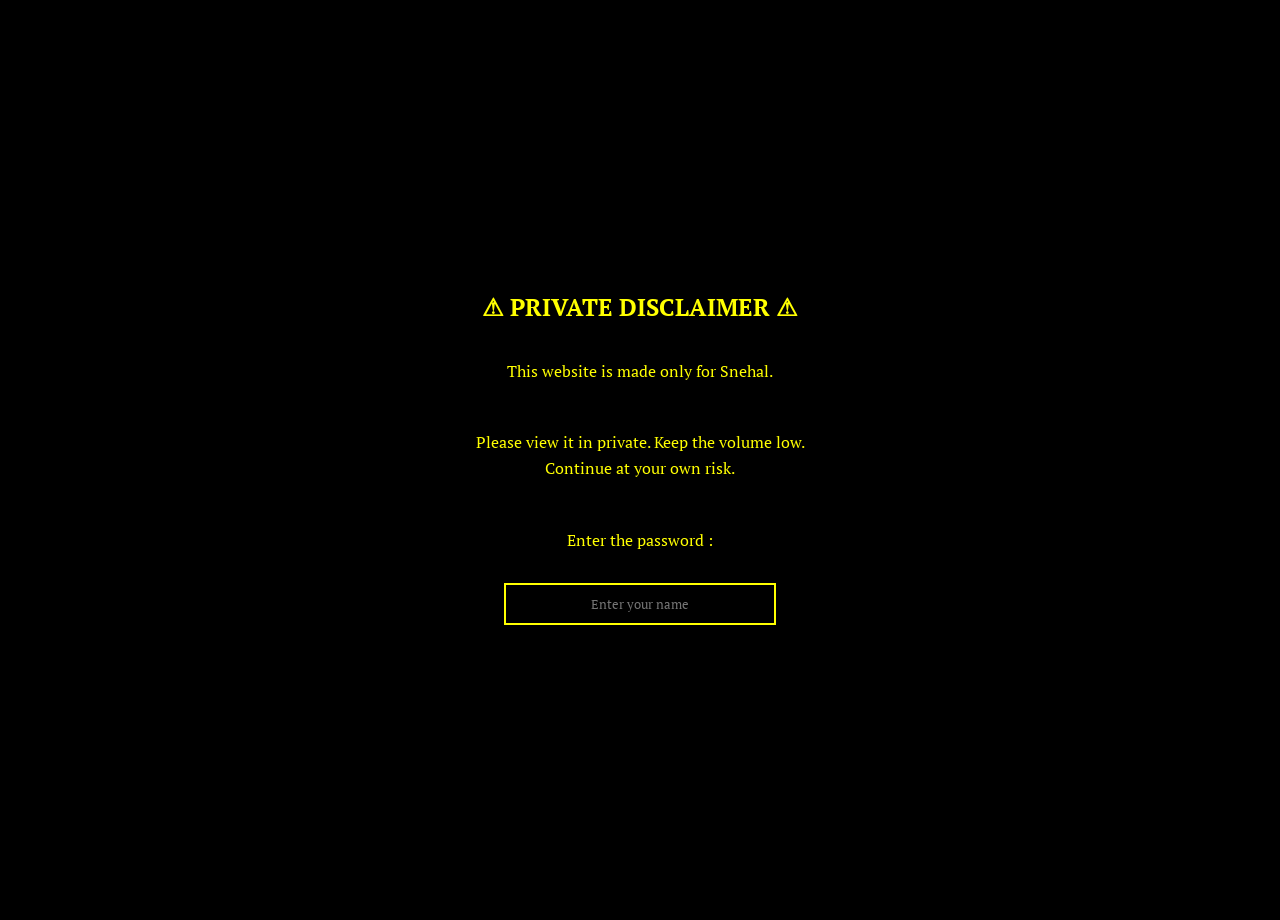
<file: index.html>
<!DOCTYPE html>
<html lang="en">
<head>
    <meta charset="UTF-8">
    <link href="index.css" rel="stylesheet">
    <link rel="preconnect" href="https://fonts.googleapis.com">
<link rel="preconnect" href="https://fonts.gstatic.com" crossorigin>
<link href="https://fonts.googleapis.com/css2?family=Bebas+Neue&family=PT+Serif:ital,wght@0,400;0,700;1,400;1,700&family=Pixelify+Sans&family=Poppins:ital,wght@0,100;0,200;0,300;0,400;0,500;0,600;0,700;0,800;0,900;1,100;1,200;1,300;1,400;1,500;1,600;1,700;1,800;1,900&family=Tiro+Devanagari+Marathi:ital@0;1&display=swap" rel="stylesheet">
    <meta name="viewport" content="width=device-width, initial-scale=1.0">
    <title>Private Access</title>
</head>
<body>
     <div class="disclaimer">
        <h1>⚠ PRIVATE DISCLAIMER ⚠</h1>
        <p>
            This website is made only for Snehal.   
        </p>
        <p>
            Please view it in private. 
            Keep the volume low. <br>
              Continue at your own risk.  
        </p>
       
        <p>
            Enter the password :
        </p>
        <input type="text" id="password" placeholder="Enter your name">
        <div class="error" id="errorMsg">Access Denied.</div>
<div class="success" id="successMsg">AUTHORIZED ✓</div>
    </div>

   <script>
    const inputField = document.getElementById("password");
    const errorMsg = document.getElementById("errorMsg");
    const successMsg = document.getElementById("successMsg");

    inputField.addEventListener("keydown", function(event) {
        if (event.key === "Enter") {
            checkPassword();
        }
    });

    function checkPassword() {
        const input = inputField.value.trim();

        if (input.toLowerCase() === "snehal") {
            errorMsg.style.display = "none";
            successMsg.style.display = "block";
            inputField.style.borderColor = "#00ff00";

            setTimeout(function() {
                window.location.href = "landing.html";
            }, 1000);

        } else {
            errorMsg.style.display = "block";
            successMsg.style.display = "none";
            inputField.classList.add("shake");

            setTimeout(function() {
                inputField.classList.remove("shake");
            }, 400);
        }
    }
</script>

</body>
</html>
</file>
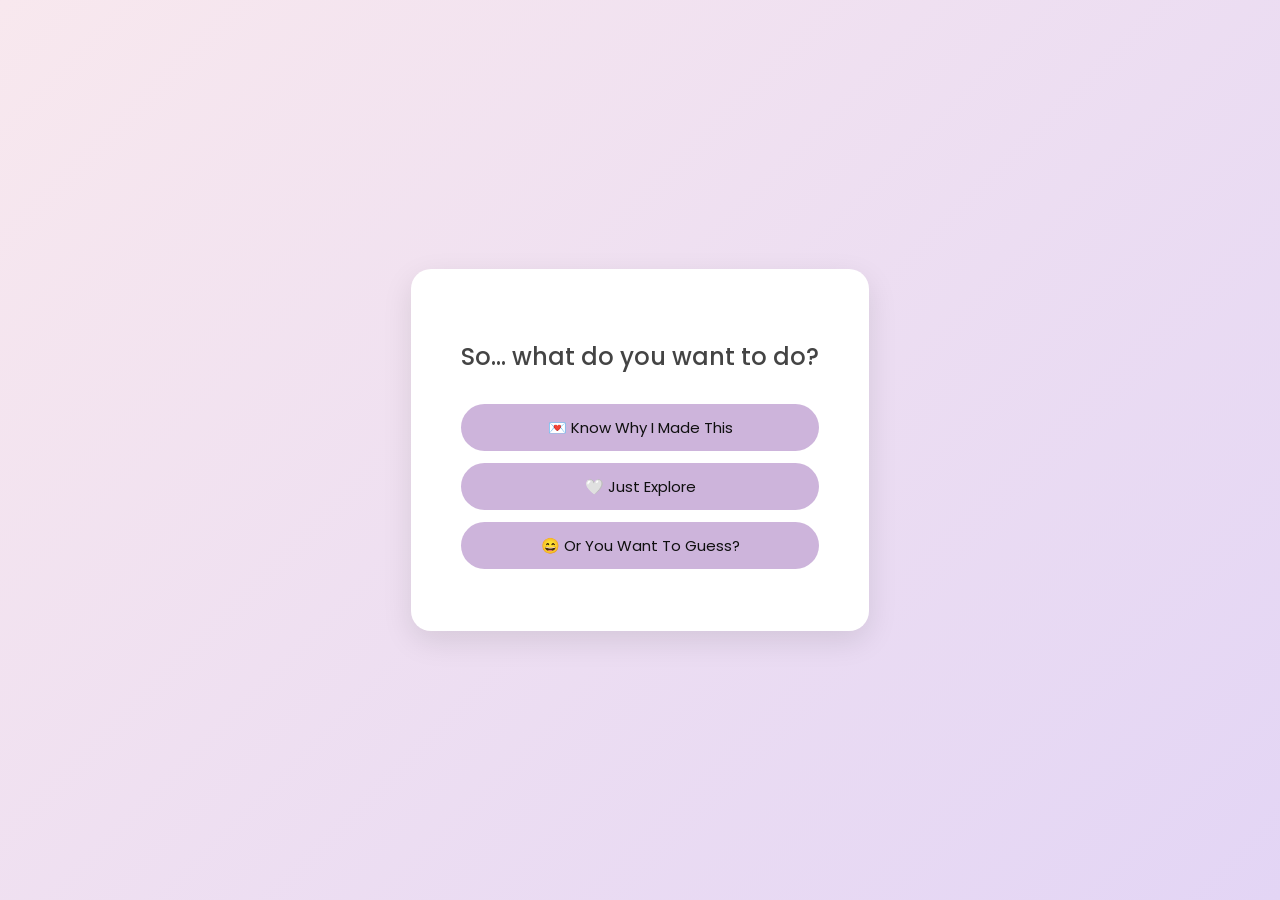
<file: choice.html>
<!DOCTYPE html>
<html lang="en">
<head>
    <meta charset="UTF-8">
    <link href="choice.css" rel="stylesheet">
    <meta name="viewport" content="width=device-width, initial-scale=1.0">
     <link rel="preconnect" href="https://fonts.googleapis.com">
<link rel="preconnect" href="https://fonts.gstatic.com" crossorigin>
<link href="https://fonts.googleapis.com/css2?family=Pixelify+Sans&family=Poppins:ital,wght@0,100;0,200;0,300;0,400;0,500;0,600;0,700;0,800;0,900;1,100;1,200;1,300;1,400;1,500;1,600;1,700;1,800;1,900&family=Tiro+Devanagari+Marathi:ital@0;1&display=swap" rel="stylesheet">
    <title>Your Choice</title>
</head>
<body>
     <div class="container">
        <h2>So... what do you want to do?</h2>

        <button class="btn" onclick="goConfession()">💌 Know Why I Made This</button>
        <button class="btn" onclick="goReaction()">🤍 Just Explore</button>
        <button class="btn" onclick="goGuess()">😄 Or You Want To Guess?</button>
    </div>

     <script>
        function goConfession() {
            window.location.href = "confession.html";
        }

        function goReaction() {
            window.location.href = "reaction.html";
        }

          function goGuess() {
        window.location.href = "guess.html";
    }
    </script>

</body>
</html>
</file>
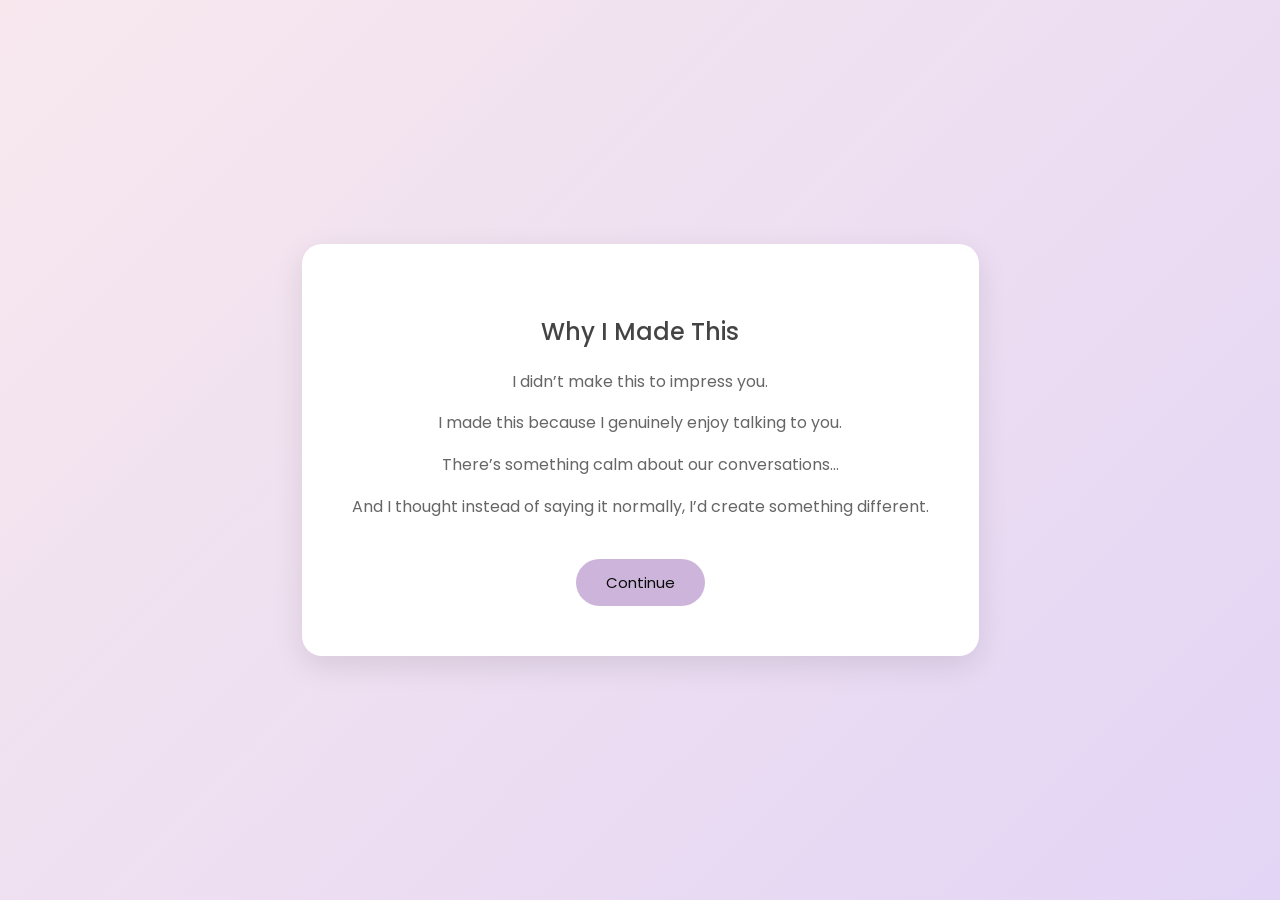
<file: confession.html>
<!DOCTYPE html>
<html lang="en">
<head>
    <meta charset="UTF-8">
    <link href="confession.css" rel="stylesheet">
    <meta name="viewport" content="width=device-width, initial-scale=1.0">
     <link rel="preconnect" href="https://fonts.googleapis.com">
<link rel="preconnect" href="https://fonts.gstatic.com" crossorigin>
<link href="https://fonts.googleapis.com/css2?family=Pixelify+Sans&family=Poppins:ital,wght@0,100;0,200;0,300;0,400;0,500;0,600;0,700;0,800;0,900;1,100;1,200;1,300;1,400;1,500;1,600;1,700;1,800;1,900&family=Tiro+Devanagari+Marathi:ital@0;1&display=swap" rel="stylesheet">
    <title>Know why I made this</title>
</head>
<body>
    <div class="container">
        <h2>Why I Made This</h2>

        <p>I didn’t make this to impress you.</p>
        <p>I made this because I genuinely enjoy talking to you.</p>
        <p>There’s something calm about our conversations…</p>
        <p>And I thought instead of saying it normally, I’d create something different.</p>

        <button onclick="goNext()">Continue</button>
    </div>

    <script>
        function goNext() {
            window.location.href = "reaction.html";
        }
    </script>
</body>
</html>
</file>
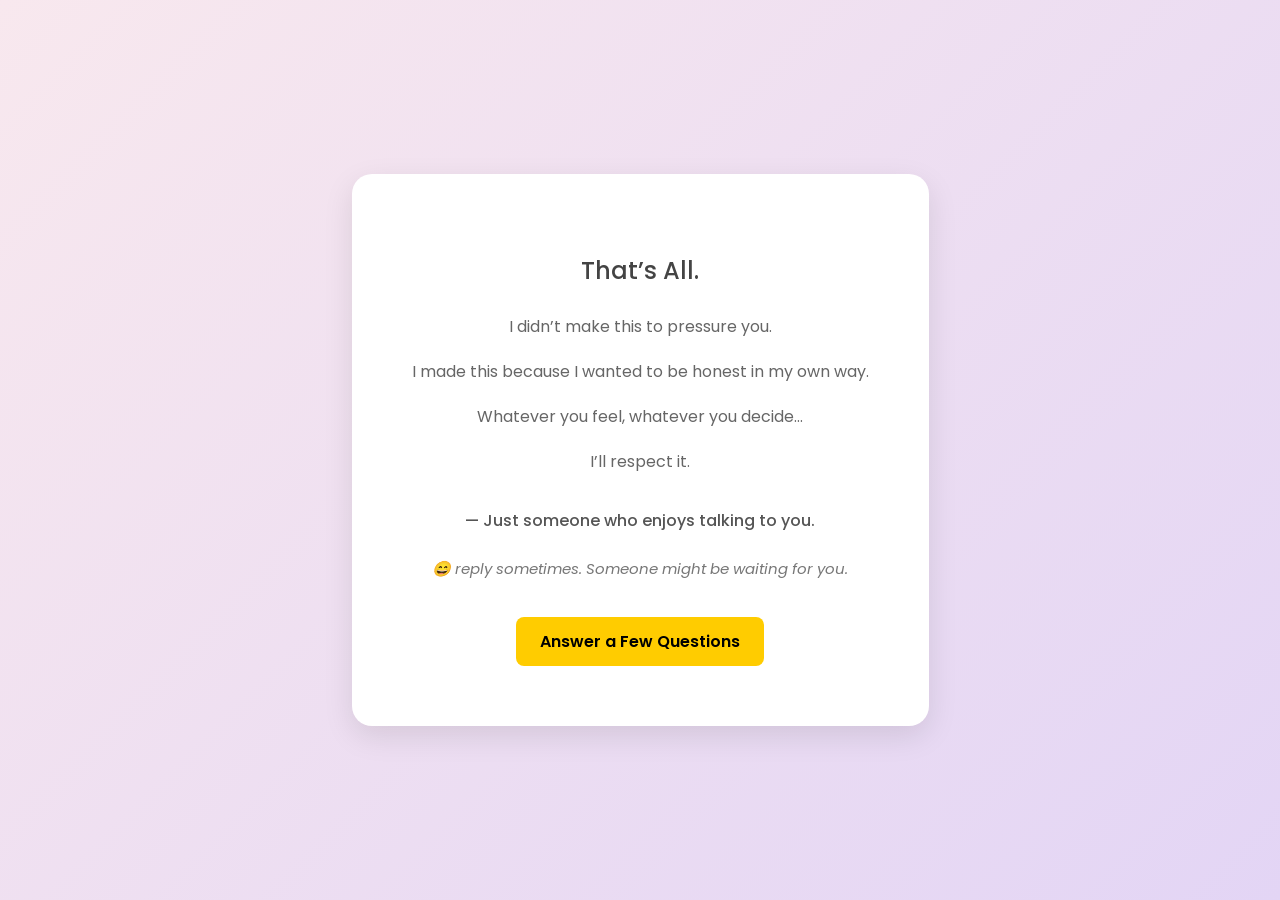
<file: ending.html>
<!DOCTYPE html>
<html lang="en">
<head>
    <meta charset="UTF-8">
    <link href="ending.css" rel="stylesheet">
    <link rel="preconnect" href="https://fonts.googleapis.com">
    <link rel="preconnect" href="https://fonts.gstatic.com" crossorigin>
    <link href="https://fonts.googleapis.com/css2?family=Pixelify+Sans&family=Poppins:ital,wght@0,100;0,200;0,300;0,400;0,500;0,600;0,700;0,800;0,900;1,100;1,200;1,300;1,400;1,500;1,600;1,700;1,800;1,900&family=Tiro+Devanagari+Marathi:ital@0;1&display=swap" rel="stylesheet">
    <meta name="viewport" content="width=device-width, initial-scale=1.0">
    <title>The End</title>
</head>
<body>
    
    <div class="container">
        <h2>That’s All.</h2>

        <p>I didn’t make this to pressure you.</p>
        <p>I made this because I wanted to be honest in my own way.</p>
        <p>Whatever you feel, whatever you decide…</p>
        <p>I’ll respect it.</p>

        <p class="signature">— Just someone who enjoys talking to you. </p>
        <p class="extra-note">😄  reply sometimes.  
Someone might be waiting for you.</p>

        <!-- Google Form Button -->
        <button class="btn" id="googleFormBtn">Answer a Few Questions</button>
    </div>

    <script>
        const formButton = document.getElementById("googleFormBtn");
        formButton.addEventListener("click", function() {
            // Replace the link below with your Google Form URL
            window.location.href = "https://docs.google.com/forms/d/e/1FAIpQLSfhTTSqMWE5NB5htIMj_qq_YLPdUVgZ4U7UgtOU0PRkDGihLQ/viewform?usp=publish-editor";
        });
    </script>
</body>
</html>
</file>
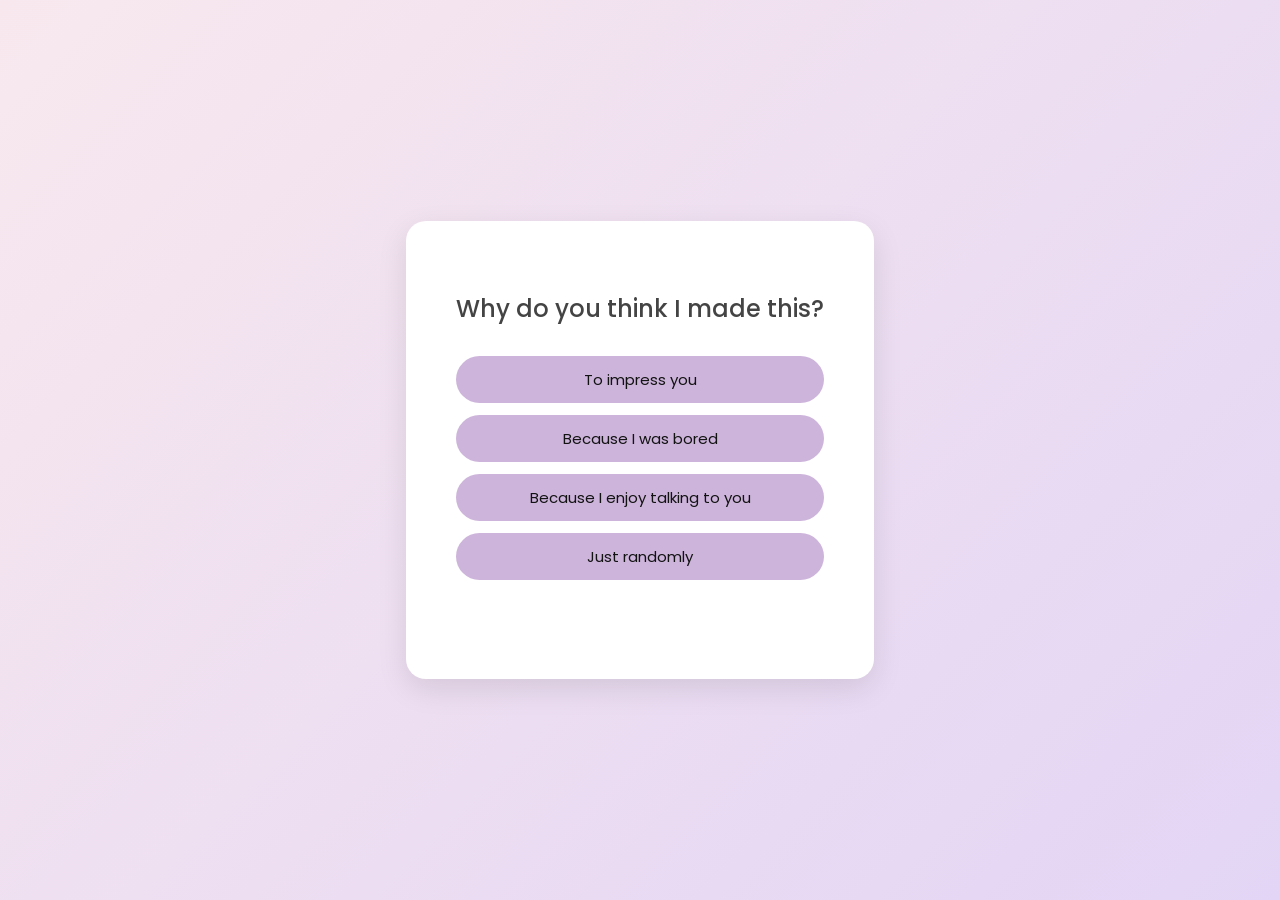
<file: guess.html>
<!DOCTYPE html>
<html lang="en">
<head>
    <meta charset="UTF-8">
    <link href="guess.css" rel="stylesheet">
    <meta name="viewport" content="width=device-width, initial-scale=1.0">
    <link rel="preconnect" href="https://fonts.googleapis.com">
<link rel="preconnect" href="https://fonts.gstatic.com" crossorigin>
<link href="https://fonts.googleapis.com/css2?family=Pixelify+Sans&family=Poppins:ital,wght@0,100;0,200;0,300;0,400;0,500;0,600;0,700;0,800;0,900;1,100;1,200;1,300;1,400;1,500;1,600;1,700;1,800;1,900&family=Tiro+Devanagari+Marathi:ital@0;1&display=swap" rel="stylesheet">
    <title>Take a Guess</title>
</head>
<body>
      <div class="container">
        <h2>Why do you think I made this?</h2>

        <button class="btn" onclick="checkAnswer(1)">
            To impress you
        </button>

        <button class="btn" onclick="checkAnswer(2)">
            Because I was bored
        </button>

        <button class="btn" onclick="checkAnswer(3)">
            Because I enjoy talking to you
        </button>

        <button class="btn" onclick="checkAnswer(4)">
            Just randomly
        </button>

        <div id="result"></div>

        <button class="btn next-btn" id="nextButton" onclick="goNext()">
            Continue
        </button>
    </div>

     <script>
        function checkAnswer(option) {
            let message = "";

            if (option === 3) {
                message = "That’s the closest one 🙂 I genuinely enjoy our conversations.";
            } else if (option === 1) {
                message = "Impressing you wasn’t the goal. Being honest was.";
            } else if (option === 2) {
                message = "If I was bored, I’d watch a movie 😄";
            } else {
                message = "Not random. It had a reason.";
            }

            document.getElementById("result").innerText = message;
            document.getElementById("nextButton").style.display = "block";
        }

        function goNext() {
            window.location.href = "reaction.html";
        }
    </script>

</body>
</html>
</file>
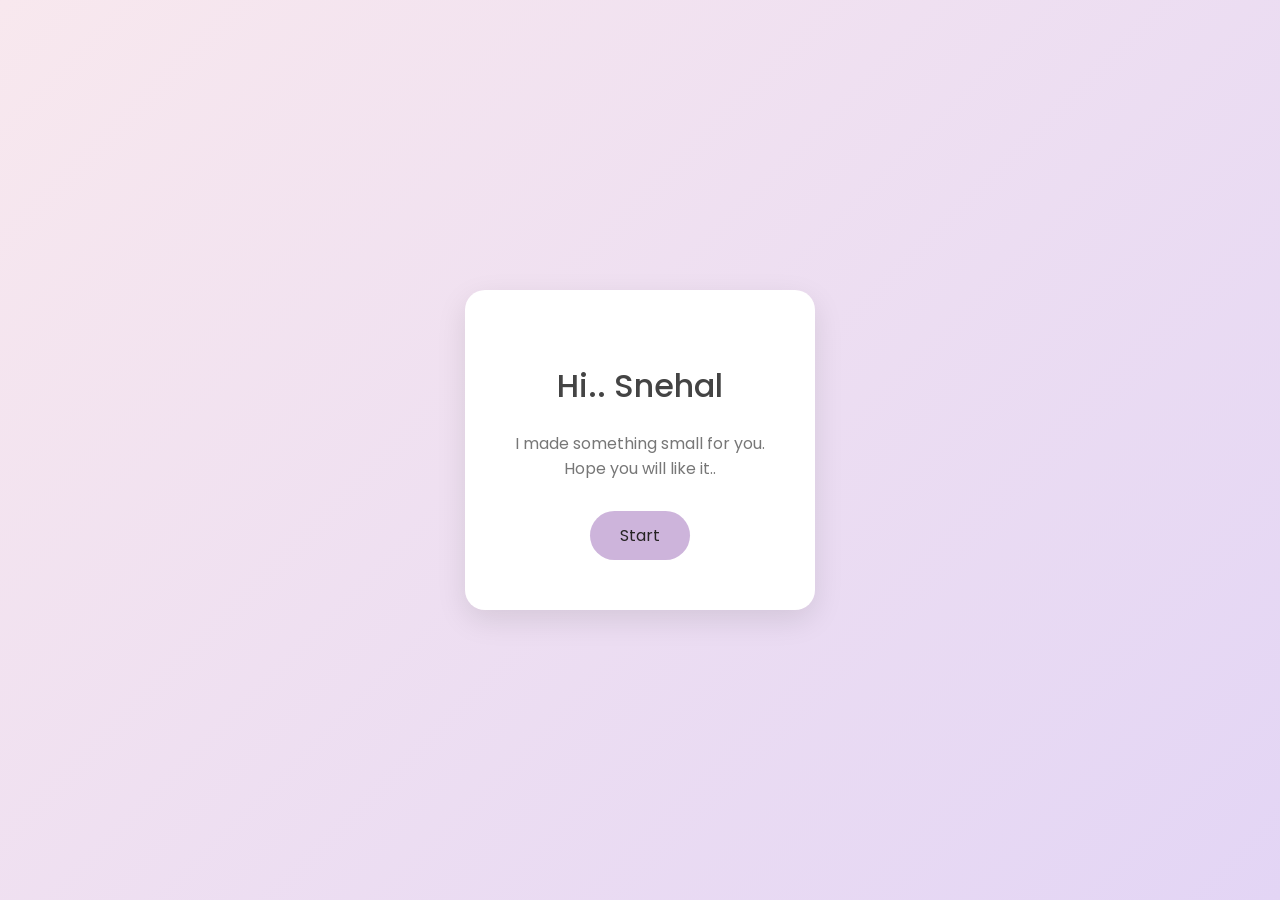
<file: landing.html>
<!DOCTYPE html>
<html lang="en">
<head>
    <meta charset="UTF-8">
    <link href="landing.css" rel="stylesheet">
    <meta name="viewport" content="width=device-width, initial-scale=1.0">
    <link rel="preconnect" href="https://fonts.googleapis.com">
<link rel="preconnect" href="https://fonts.gstatic.com" crossorigin>
<link href="https://fonts.googleapis.com/css2?family=Pixelify+Sans&family=Poppins:ital,wght@0,100;0,200;0,300;0,400;0,500;0,600;0,700;0,800;0,900;1,100;1,200;1,300;1,400;1,500;1,600;1,700;1,800;1,900&family=Tiro+Devanagari+Marathi:ital@0;1&display=swap" rel="stylesheet">
    <title>Something For You</title>
</head>
<body>
     <div class="container">
        <h1>Hi.. Snehal </h1>
        <p>I made something small for you.
            <br>
            Hope you will like it..
        </p>
        <button onclick="goNext()">Start</button>
    </div>

     <script>
        function goNext() {
            window.location.href = "choice.html";
        }
    </script>

</body>
</html>
</file>
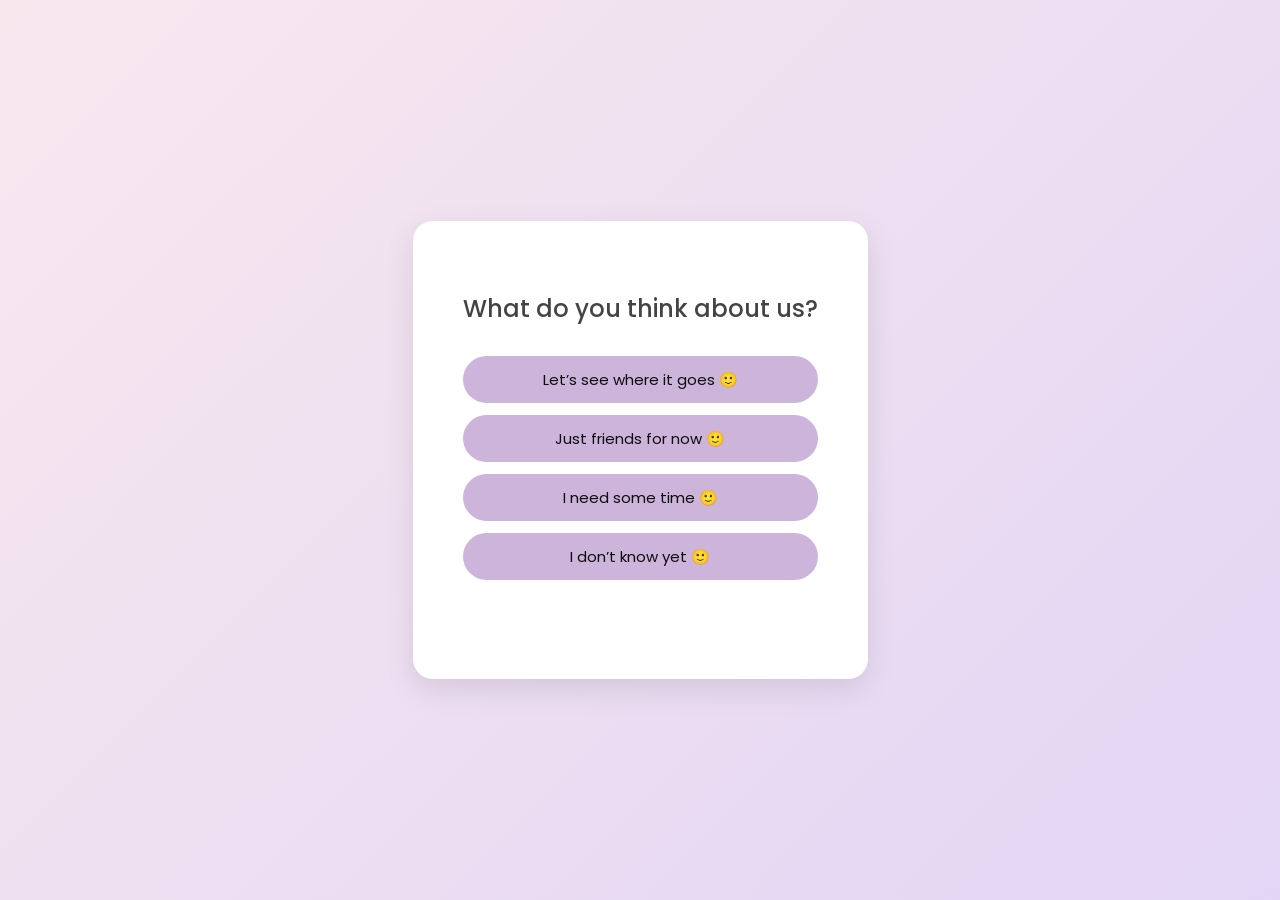
<file: reaction.html>
<!DOCTYPE html>
<html lang="en">
<head>
    <meta charset="UTF-8">
    <link href="reaction.css" rel="stylesheet">
    <meta name="viewport" content="width=device-width, initial-scale=1.0">
    <link rel="preconnect" href="https://fonts.googleapis.com">
    <link rel="preconnect" href="https://fonts.gstatic.com" crossorigin>
    <link href="https://fonts.googleapis.com/css2?family=Pixelify+Sans&family=Poppins:ital,wght@0,100;0,200;0,300;0,400;0,500;0,600;0,700;0,800;0,900;1,100;1,200;1,300;1,400;1,500;1,600;1,700;1,800;1,900&family=Tiro+Devanagari+Marathi:ital@0;1&display=swap" rel="stylesheet">
    <title>Just Explore</title>
</head>
<body>
    <div class="container">
        <h2>What do you think about us?</h2>

        <button class="btn" data-choice="Let’s see where it goes 🙂">Let’s see where it goes 🙂</button>
        <button class="btn" data-choice="Just friends for now 🙂">Just friends for now 🙂</button>
        <button class="btn" data-choice="I need some time 🙂">I need some time 🙂</button>
        <button class="btn" data-choice="I don’t know yet 🙂">I don’t know yet 🙂</button>

        <div id="response"></div>

        <button class="btn next-btn" id="nextButton" style="display:none;">Continue</button>
    </div>

    <script>
        const buttons = document.querySelectorAll(".btn");
        const responseDiv = document.getElementById("response");
        const nextButton = document.getElementById("nextButton");

        buttons.forEach(button => {
            button.addEventListener("click", function () {
                const choice = this.getAttribute("data-choice");
                let message = "";

                if (choice.includes("Let’s see")) {
                    message = "That makes me happy. No rush. Let’s just be real.";
                } else if (choice.includes("Just friends")) {
                    message = "I respect that. What matters is comfort and honesty.";
                } else if (choice.includes("time")) {
                    message = "Take all the time you need. No pressure from me.";
                } else {
                    message = "That’s okay. Sometimes feelings take time to understand.";
                }

                responseDiv.innerText = message;
                nextButton.style.display = "block";
            });
        });

        nextButton.addEventListener("click", function() {
            // Go to wishlist page
            window.location.href = "wishlist.html";
        });
    </script>
</body>
</html>
</file>
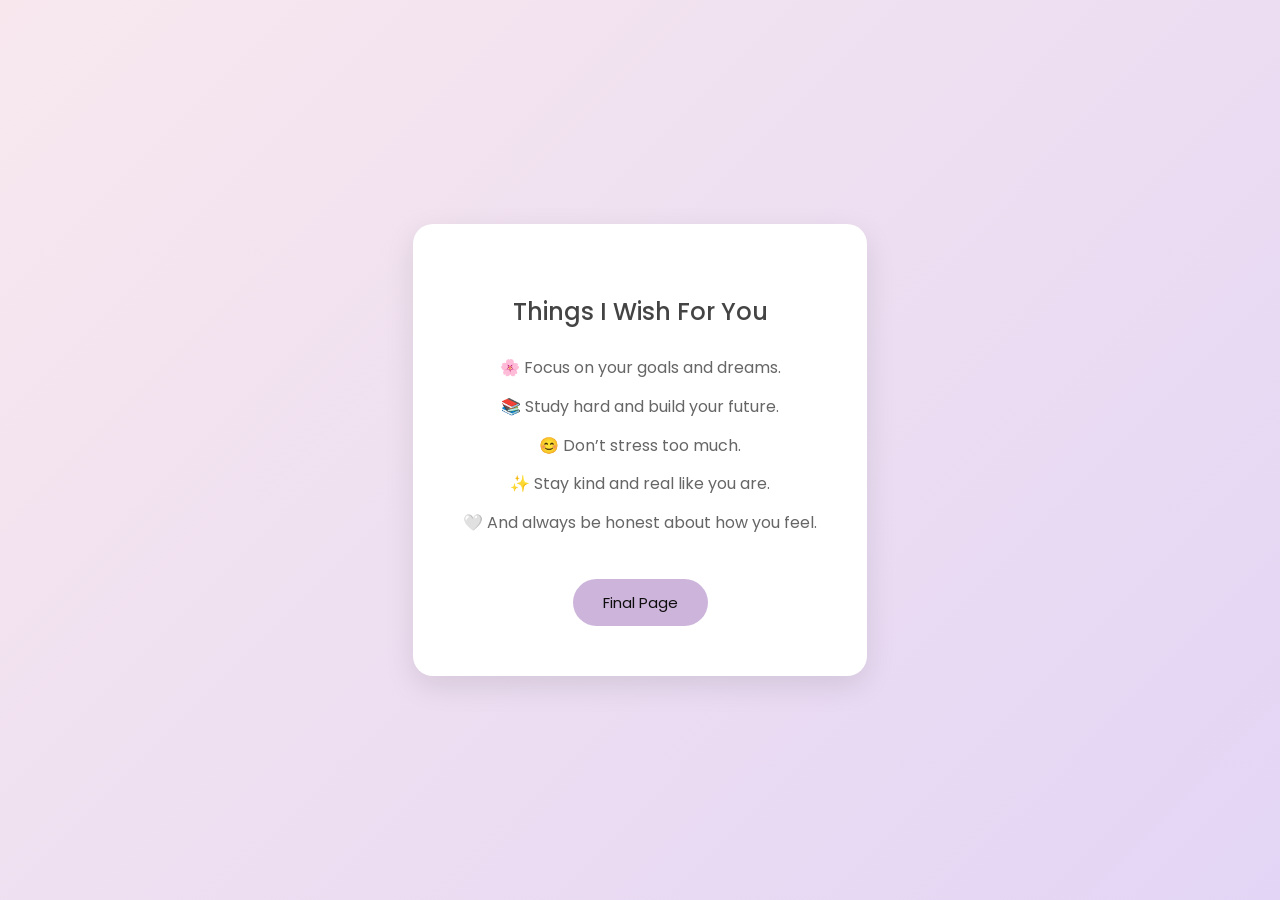
<file: wishlist.html>
<!DOCTYPE html>
<html lang="en">
<head>
    <meta charset="UTF-8">
    <link href="wishlist.css" rel="stylesheet">
    <meta name="viewport" content="width=device-width, initial-scale=1.0">
    <link rel="preconnect" href="https://fonts.googleapis.com">
<link rel="preconnect" href="https://fonts.gstatic.com" crossorigin>
<link href="https://fonts.googleapis.com/css2?family=Pixelify+Sans&family=Poppins:ital,wght@0,100;0,200;0,300;0,400;0,500;0,600;0,700;0,800;0,900;1,100;1,200;1,300;1,400;1,500;1,600;1,700;1,800;1,900&family=Tiro+Devanagari+Marathi:ital@0;1&display=swap" rel="stylesheet">
    <title>Things I wish for you</title>
</head>
<body>
     <div class="container">
        <h2>Things I Wish For You</h2>

        <ul>
            <li>🌸 Focus on your goals and dreams.</li>
            <li>📚 Study hard and build your future.</li>
            <li>😊 Don’t stress too much.</li>
            <li>✨ Stay kind and real like you are.</li>
            <li>🤍 And always be honest about how you feel.</li>
        </ul>

        <button onclick="goNext()">Final Page</button>
    </div>
 <script>
        function goNext() {
            window.location.href = "ending.html";
        }
    </script>
</body>
</html>
</file>
<file: index.css>
body {
            margin: 0;
            padding: 0;
            height: 100vh;
            font-family: PT Serif;
            display: flex;
            justify-content: center;
            align-items: center;
            text-align: center;
        }

        /* Disclaimer Screen */
        .disclaimer {
            background-color: black;
            color: yellow;
            width: 100%;
            height: 100vh;
            display: flex;
            justify-content: center;
            align-items: center;
            flex-direction: column;
            padding: 20px;
        }

        .disclaimer h1 {
            font-size: 24px;
            margin-bottom: 20px;
        }

        .disclaimer p {
            max-width: 500px;
            line-height: 1.6;
            margin-bottom: 30px;
        }

        .disclaimer button {
            padding: 10px 25px;
            border: 2px solid yellow;
            background: transparent;
            color: yellow;
            cursor: pointer;
            font-size: 15px;
        }

        .disclaimer button:hover {
            background: yellow;
            color: black;
        }
         input {
            padding: 10px;
            width: 20%;
            border: 2px solid yellow;
            background: black;
            color: yellow;
            outline: none;
            text-align: center;
              font-family: PT Serif;
        }

        .error {
            margin-top: 15px;
            color: red;
            font-size: 14px;
            display: none;
            font-family: Bebas Neue;
        }
          .success {
        margin-top: 15px;
        color: #00ff00;
        font-size: 16px;
        display: none;
        font-family: Bebas Neue;
    }

    /* Shake Animation */
    @keyframes shake {
        0% { transform: translateX(0); }
        25% { transform: translateX(-8px); }
        50% { transform: translateX(8px); }
        75% { transform: translateX(-8px); }
        100% { transform: translateX(0); }
    }

    .shake {
        animation: shake 0.4s;
        border-color: red;
    }
</file>
<file: choice.css>
body {
            margin: 0;
            padding: 0;
            height: 100vh;
            display: flex;
            justify-content: center;
            align-items: center;
            background: linear-gradient(135deg, #f8e8ee, #e3d5f5);
            font-family: Poppins;
            text-align: center;
        }

        .container {
            background: white;
            padding: 50px;
            border-radius: 20px;
            box-shadow: 0 10px 30px rgba(0,0,0,0.1);
            max-width: 500px;
        }

        h2 {
            font-weight: 500;
            color: #444;
            margin-bottom: 30px;
        }

        .btn {
            display: block;
            width: 100%;
            margin: 12px 0;
            padding: 12px;
            border: none;
            border-radius: 30px;
            background-color: #cdb4db;
            color: rgb(15, 15, 15);
            font-size: 15px;
            cursor: pointer;
            transition: 0.3s ease;
            font-family: Poppins;
        }

        .btn:hover {
            background-color: #b583d8;
            transform: scale(1.03);
        }
</file>
<file: confession.css>
body {
            margin: 0;
            padding: 0;
            height: 100vh;
            display: flex;
            justify-content: center;
            align-items: center;
            background: linear-gradient(135deg, #f8e8ee, #e3d5f5);
            font-family: Poppins;
            text-align: center;
        }

        .container {
            background: white;
            padding: 50px;
            border-radius: 20px;
            box-shadow: 0 10px 30px rgba(0,0,0,0.1);
            max-width: 600px;
        }

        h2 {
            font-weight: 500;
            color: #444;
            margin-bottom: 20px;
        }

        p {
            color: #666;
            line-height: 1.6;
            margin-bottom: 15px;
        }

        button {
            margin-top: 25px;
            padding: 12px 30px;
            border: none;
            border-radius: 30px;
            background-color: #cdb4db;
            color: rgb(11, 11, 11);
            font-size: 15px;
            cursor: pointer;
            transition: 0.3s ease;
            font-family: Poppins;
        }

        button:hover {
            background-color: #b583d8;
            transform: scale(1.05);
        }
</file>
<file: ending.css>
body {
            margin: 0;
            padding: 0;
            height: 100vh;
            display: flex;
            justify-content: center;
            align-items: center;
            background: linear-gradient(135deg, #f8e8ee, #e3d5f5);
            font-family: Poppins;
            text-align: center;
        }

        .container {
            background: white;
            padding: 60px;
            border-radius: 20px;
            box-shadow: 0 10px 30px rgba(0,0,0,0.1);
            max-width: 600px;
        }

        h2 {
            font-weight: 500;
            color: #444;
            margin-bottom: 25px;
        }

        p {
            color: #666;
            line-height: 1.8;
            margin-bottom: 15px;
            font-size: 16px;
        }

        .signature {
            margin-top: 30px;
            font-weight: 500;
            color: #555;
        }
        .extra-note {
    margin-top: 20px;
    color: #777;
    font-size: 15px;
    font-style: italic;
}
/* General Button Style */
.btn {
    background-color: #ffcc00;   /* Yellow background */
    color: #000;                 /* Black text */
    font-family: 'Poppins', sans-serif;
    font-weight: 600;
    padding: 12px 24px;          /* Top/Bottom, Left/Right */
    border: none;
    border-radius: 8px;          /* Rounded corners */
    cursor: pointer;
    font-size: 16px;
    transition: transform 0.2s, box-shadow 0.2s;
    margin-top: 20px;            /* Space above button */
    display: inline-block;
    text-align: center;
    font-family: Poppins;
}

/* Hover Effect */
.btn:hover {
    transform: scale(1.05);
    box-shadow: 0 4px 12px rgba(0,0,0,0.2);
}

/* Active / Click Effect */
.btn:active {
    transform: scale(0.98);
    box-shadow: 0 2px 6px rgba(0,0,0,0.2);
}
</file>
<file: guess.css>
body {
            margin: 0;
            padding: 0;
            height: 100vh;
            display: flex;
            justify-content: center;
            align-items: center;
            background: linear-gradient(135deg, #f8e8ee, #e3d5f5);
            font-family: Poppins;
            text-align: center;
        }

        .container {
            background: white;
            padding: 50px;
            border-radius: 20px;
            box-shadow: 0 10px 30px rgba(0,0,0,0.1);
            max-width: 600px;
        }

        h2 {
            font-weight: 500;
            color: #444;
            margin-bottom: 30px;
        }

        .btn {
            display: block;
            width: 100%;
            margin: 12px 0;
            padding: 12px;
            border: none;
            border-radius: 30px;
            background-color: #cdb4db;
            color: rgb(18, 18, 18);
            font-size: 15px;
            cursor: pointer;
            transition: 0.3s ease;
            font-family: Poppins;
        }

        .btn:hover {
            background-color: #b583d8;
            transform: scale(1.03);
        }

        #result {
            margin-top: 25px;
            color: #555;
            min-height: 24px;
        }

        .next-btn {
            display: none;
            margin-top: 20px;
        }
</file>
<file: landing.css>
body {
            margin: 0;
            padding: 0;
            height: 100vh;
            display: flex;
            justify-content: center;
            align-items: center;
            background: linear-gradient(135deg, #f8e8ee, #e3d5f5);
            font-family: Poppins;
            text-align: center;
        }

        .container {
            background: white;
            padding: 50px;
            border-radius: 20px;
            box-shadow: 0 10px 30px rgba(0,0,0,0.1);
            max-width: 400px;
        }

        h1 {
            font-weight: 500;
            color: #444;
        }

        p {
            color: #777;
            margin-bottom: 30px;
        }

        button {
            padding: 12px 30px;
            border: none;
            border-radius: 30px;
            background-color: #cdb4db;
            color: rgb(38, 35, 35);
            font-size: 16px;
            cursor: pointer;
            transition: 0.3s ease;
            font-family: Poppins;
        }

        button:hover {
            background-color: #b583d8;
            transform: scale(1.05);
        }
</file>
<file: reaction.css>
body {
            margin: 0;
            padding: 0;
            height: 100vh;
            display: flex;
            justify-content: center;
            align-items: center;
            background: linear-gradient(135deg, #f8e8ee, #e3d5f5);
            font-family: Poppins;
            text-align: center;
        }

        .container {
            background: white;
            padding: 50px;
            border-radius: 20px;
            box-shadow: 0 10px 30px rgba(0,0,0,0.1);
            max-width: 600px;
        }

        h2 {
            font-weight: 500;
            color: #444;
            margin-bottom: 30px;
        }

        .btn {
            display: block;
            width: 100%;
            margin: 12px 0;
            padding: 12px;
            border: none;
            border-radius: 30px;
            background-color: #cdb4db;
            color: rgb(13, 13, 13);
            font-size: 15px;
            cursor: pointer;
            transition: 0.3s ease;
            font-family: Poppins;
        }

        .btn:hover {
            background-color: #b583d8;
            transform: scale(1.03);
        }

        #response {
            margin-top: 25px;
            color: #555;
            font-size: 16px;
            min-height: 24px;
        }

        .next-btn {
            display: none;
            margin-top: 20px;
        }
</file>
<file: wishlist.css>
body {
            margin: 0;
            padding: 0;
            height: 100vh;
            display: flex;
            justify-content: center;
            align-items: center;
            background: linear-gradient(135deg, #f8e8ee, #e3d5f5);
            font-family: Poppins;
            text-align: center;
        }

        .container {
            background: white;
            padding: 50px;
            border-radius: 20px;
            box-shadow: 0 10px 30px rgba(0,0,0,0.1);
            max-width: 600px;
        }

        h2 {
            font-weight: 500;
            color: #444;
            margin-bottom: 25px;
        }

        ul {
            list-style: none;
            padding: 0;
            color: #666;
            font-size: 16px;
            line-height: 1.8;
        }

        li {
            margin-bottom: 10px;
        }

        button {
            margin-top: 25px;
            padding: 12px 30px;
            border: none;
            border-radius: 30px;
            background-color: #cdb4db;
            color: rgb(14, 13, 13);
            font-size: 15px;
            cursor: pointer;
            transition: 0.3s ease;
            font-family: Poppins;
        }

        button:hover {
            background-color: #b583d8;
            transform: scale(1.05);
        }
</file>
